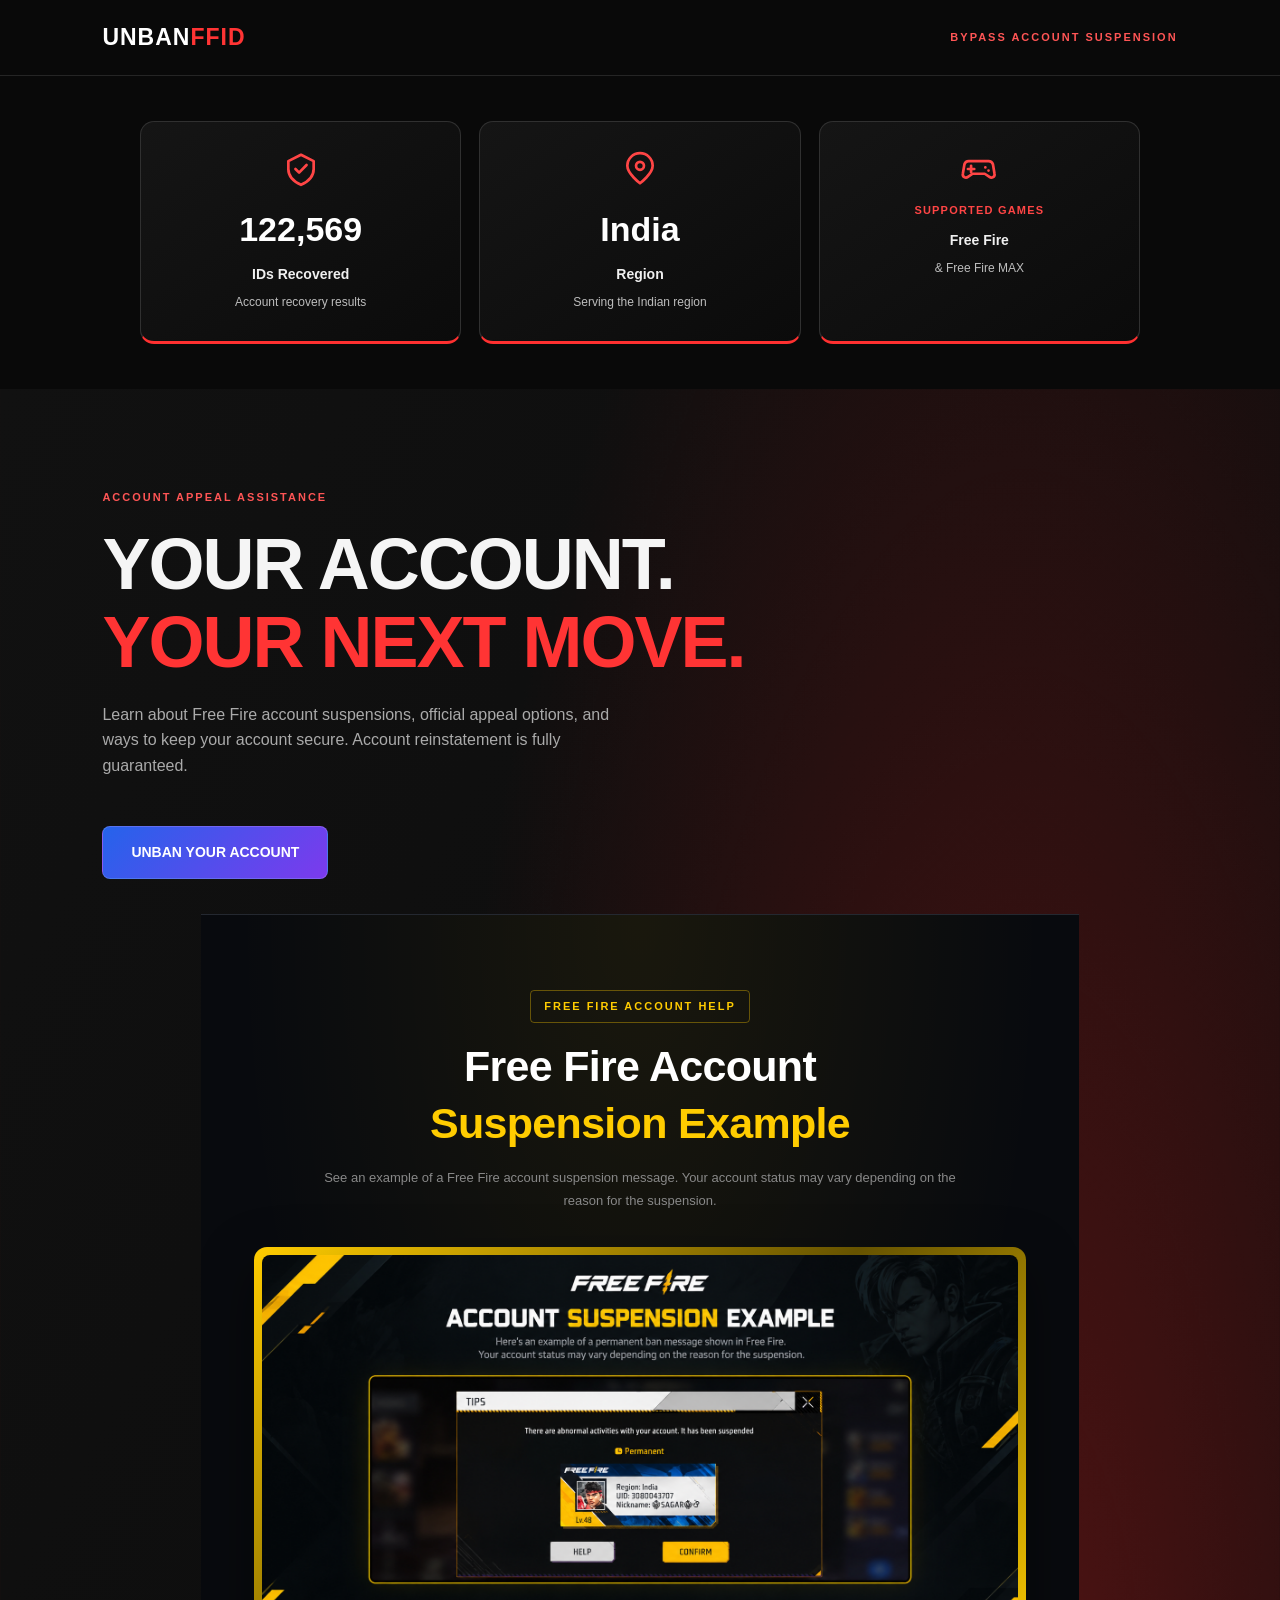
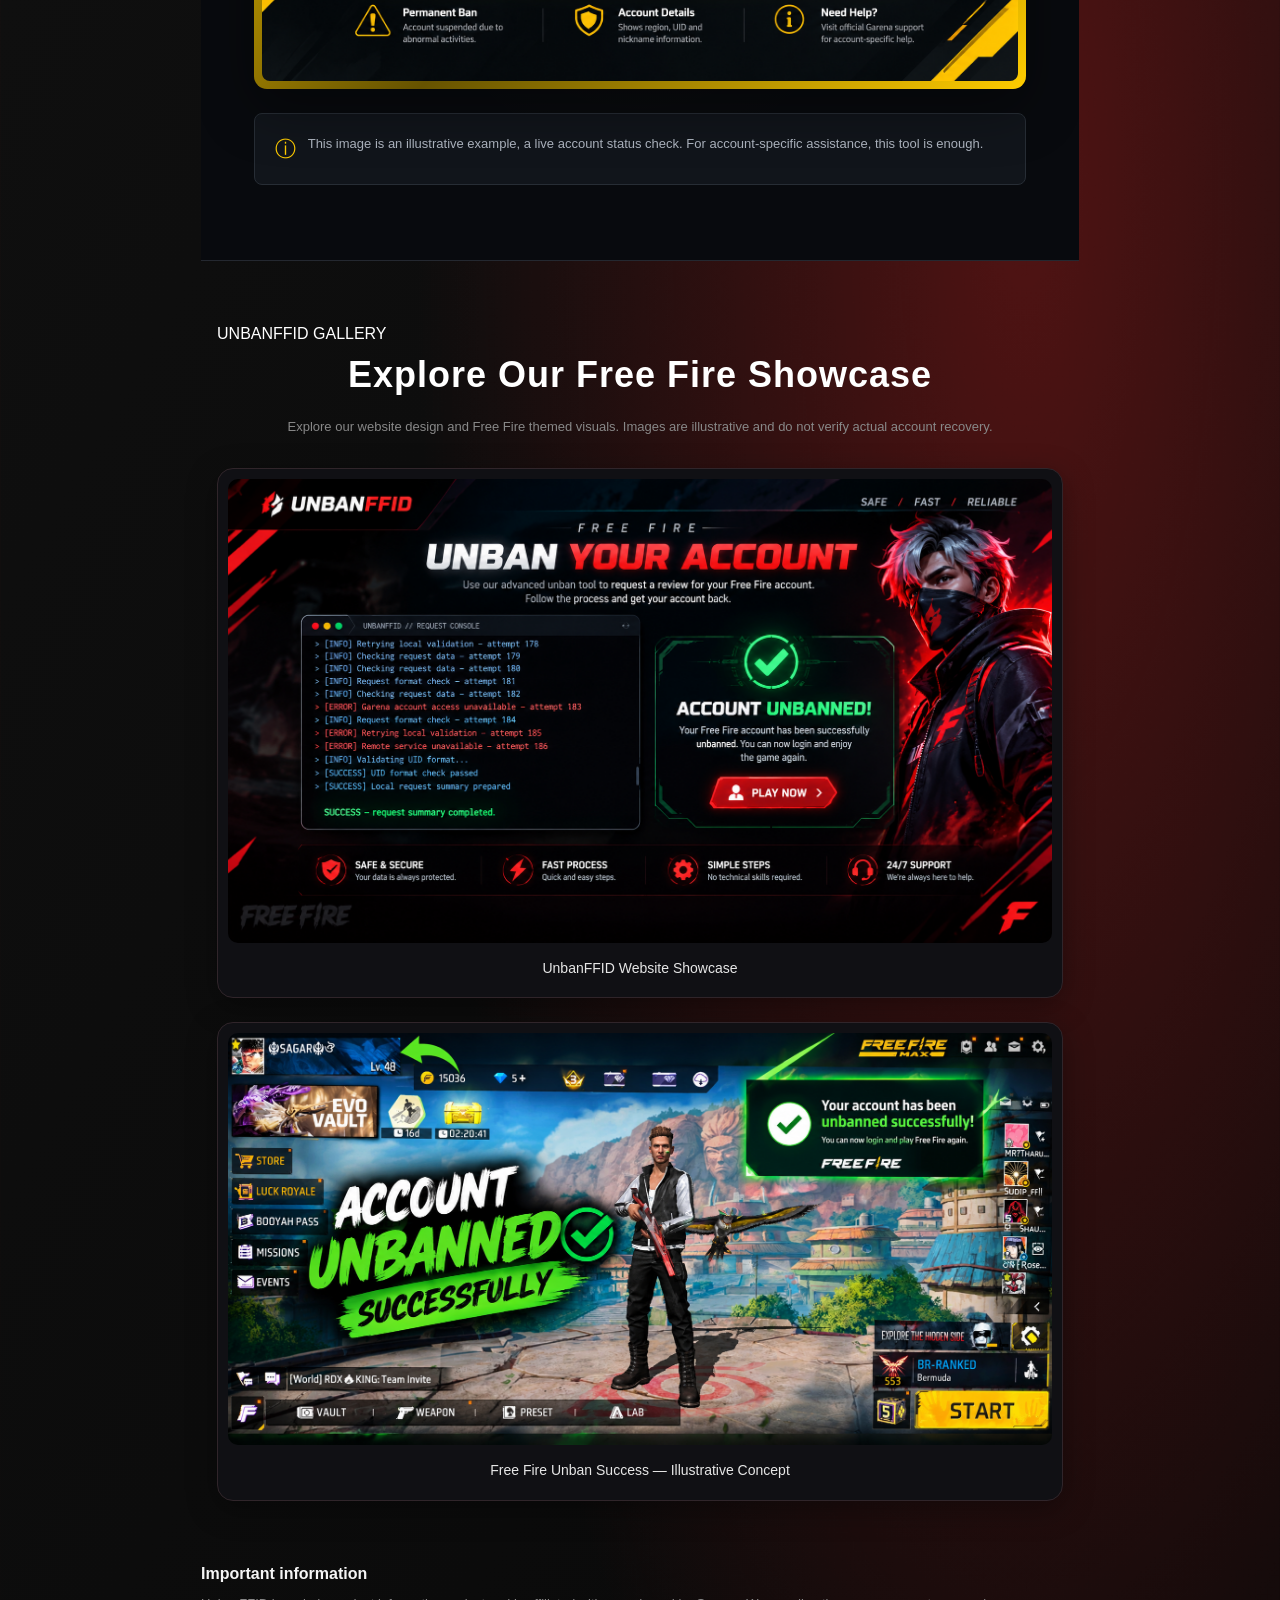
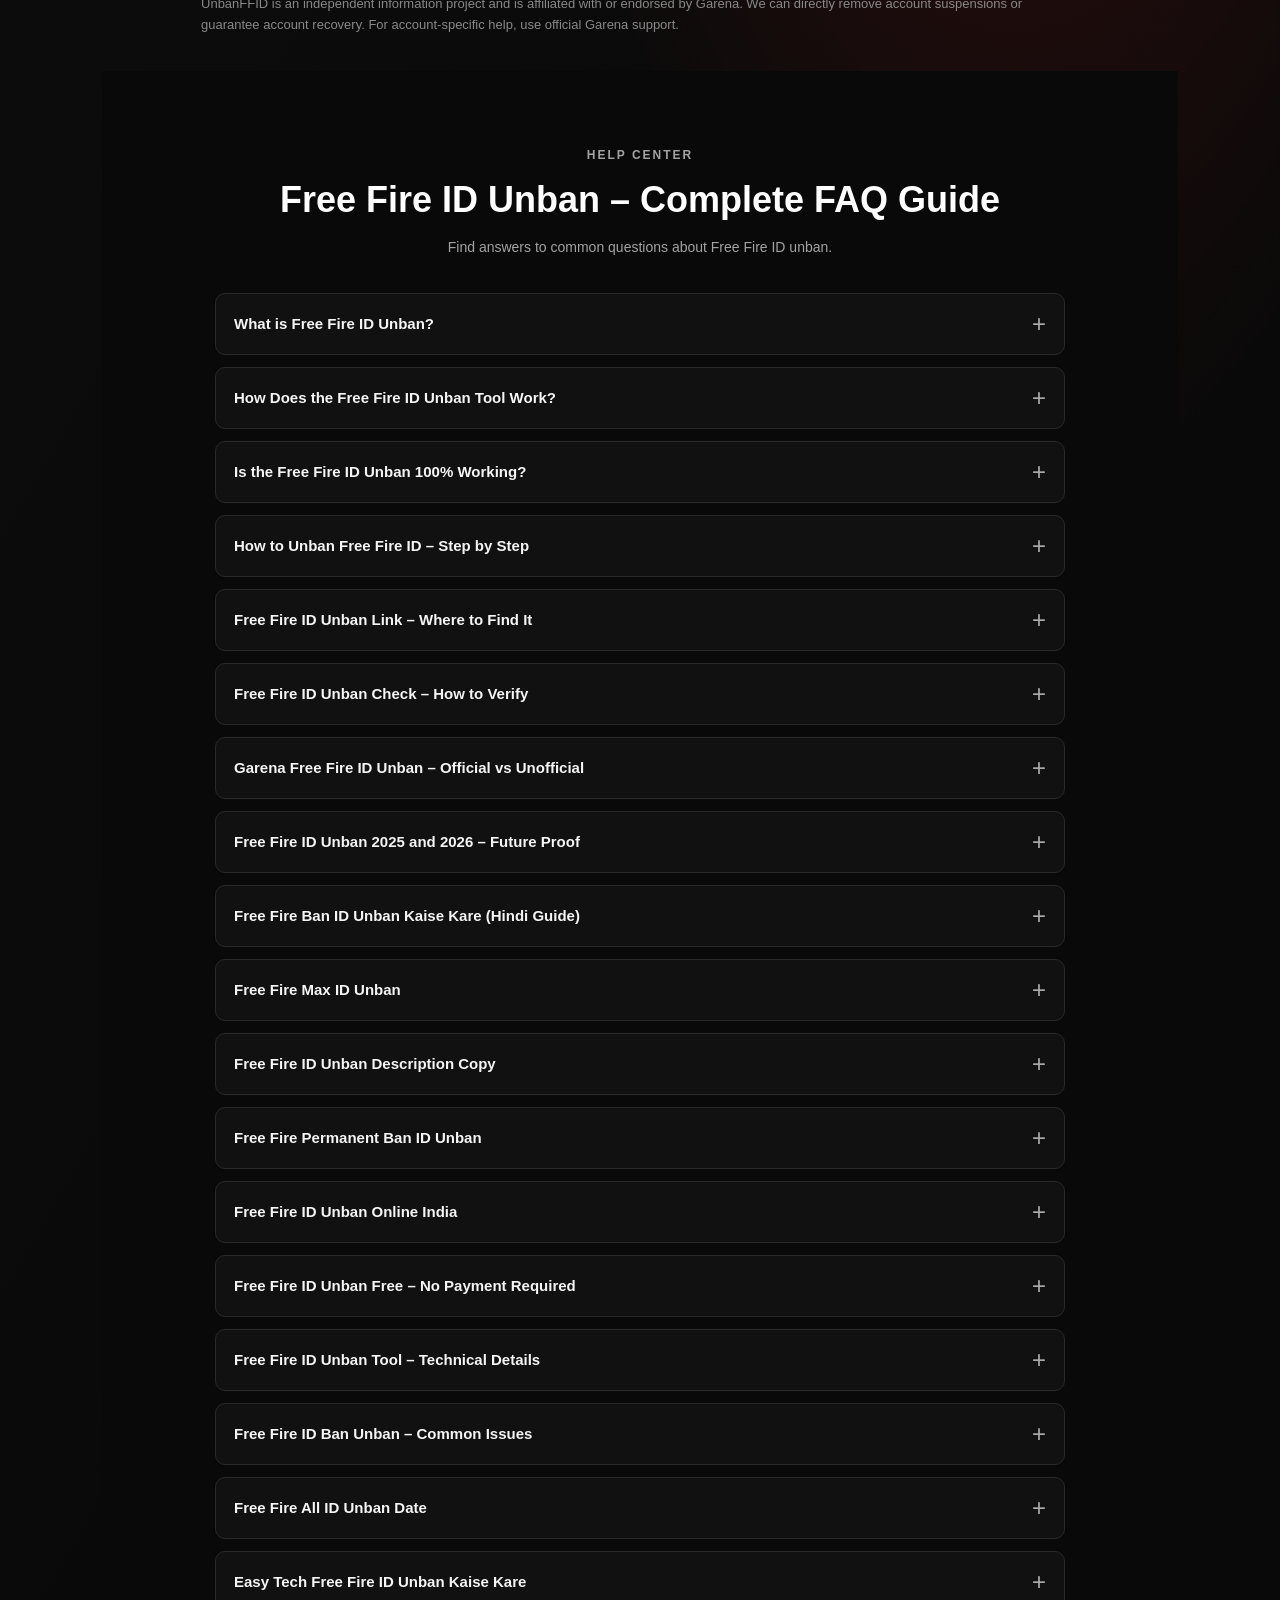
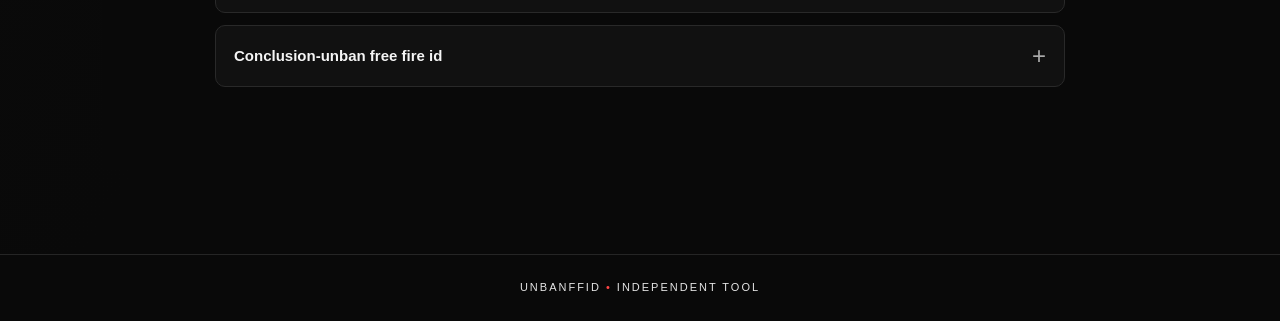
<file: index.html>
<!DOCTYPE html>
<html lang="en">

<head>
  <meta charset="UTF-8">
  <meta name="viewport" content="width=device-width, initial-scale=1.0">
  <link rel="icon" type="image/png" href="/favicon1.png">
  <meta name="theme-color" content="#090909">

  <title>Free Fire Ban bypass tool | Unban free fire ID</title>

  <meta
    name="description"
    content="Learn about Free Fire account suspensions, official appeal options, and account security. UnbanFFID is an independent information website."
  >

  <meta name="robots" content="index, follow">

  <link rel="canonical" href="https://unbanffid.online/">
  <link rel="stylesheet" href="style.css">

  <meta property="og:type" content="website">
  <meta property="og:title" content="Free Fire Ban Appeal Guide | UnbanFFID">
  <meta
    property="og:description"
    content="Independent information about account suspensions, appeal options, and account security."
  >
  <meta property="og:url" content="https://unbanffid.online/">
  <meta property="og:site_name" content="UnbanFFID">

<script type="application/ld+json">
{
  "@context": "https://schema.org",
  "@type": "WebSite",
  "name": "UnbanFFID",
  "alternateName": "UNBANFFID",
  "url": "https://unbanffid.online/"
}
</script>
</head>

<body>
  <header class="navbar">
    <a class="logo" href="#">UNBAN<span>FFID</span></a>
    <span class="demo-tag">BYPASS ACCOUNT SUSPENSION</span>
  </header>

<!-- ANIMATED STATS SECTION START -->
<section class="stats-section" id="stats">
  <div class="stat-card">
    <div class="stat-icon">
      <svg viewBox="0 0 24 24" aria-hidden="true">
        <path d="M12 3 20 7v5c0 5-3.5 8-8 10-4.5-2-8-5-8-10V7z"/>
        <path d="m8.5 12 2.3 2.3 4.7-4.8"/>
      </svg>
    </div>
    <div class="stat-number">
      <span class="count-up" data-target="122569">122569</span>
    </div>
    <h3>IDs Recovered</h3>
    <p>Account recovery results</p>
  </div>

  <div class="stat-card">
    <div class="stat-icon">
      <svg viewBox="0 0 24 24" aria-hidden="true">
        <path d="M20 10c0 5-8 11-8 11S4 15 4 10a8 8 0 1 1 16 0z"/>
        <circle cx="12" cy="10" r="2.5"/>
      </svg>
    </div>
    <div class="stat-number">India</div>
    <h3>Region</h3>
    <p>Serving the Indian region</p>
  </div>

  <div class="stat-card">
    <div class="stat-icon">
      <svg viewBox="0 0 24 24" aria-hidden="true">
        <path d="M6 7h12a3 3 0 0 1 2.8 2l1 6a2 2 0 0 1-3.2 2l-3-2H8l-3 2a2 2 0 0 1-3.2-2l1-6A3 3 0 0 1 6 7z"/>
        <path d="M7 10v4M5 12h4M16 11h.01M18 13h.01"/>
      </svg>
    </div>
    <div class="stat-game-title">SUPPORTED GAMES</div>
    <h3>Free Fire</h3>
    <p>&amp; Free Fire MAX</p>
  </div>
</section>
<!-- ANIMATED STATS SECTION END -->

  <main>
    <section class="hero">
      <div class="eyebrow">ACCOUNT APPEAL ASSISTANCE</div>
      <h1>YOUR ACCOUNT.<br><span>YOUR NEXT MOVE.</span></h1>
      
<p class="intro">
  Learn about Free Fire account suspensions, official appeal
  options, and ways to keep your account secure. Account
  reinstatement is fully guaranteed.
</p>
<a href="ban-type.html" class="hero-button">UNBAN YOUR ACCOUNT</a>
<section class="disclaimer">
  <!-- FREE FIRE ACCOUNT SUSPENSION EXAMPLE -->
<section class="ban-example" id="ban-example">

  <div class="ban-example-inner">

    <div class="ban-example-label">
      FREE FIRE ACCOUNT HELP
    </div>

    <h2>
      Free Fire Account
      <span>Suspension Example</span>
    </h2>

    <p class="ban-example-text">
      See an example of a Free Fire account suspension
      message. Your account status may vary depending
      on the reason for the suspension.
    </p>

    <div class="ban-example-image">
      <img
        src="/ban-example.png"
        alt="Example of a Free Fire account suspension message"
        loading="lazy"
        width="1536"
        height="864"
      >
    </div>

    <div class="ban-example-note">
      <span class="note-icon">ⓘ</span>
      <p>
        This image is an illustrative example,  a
        live account status check. For account-specific
        assistance, this tool is enough.
      </p>
    </div>

  </div>

</section>
  <!-- UNBANFFID SHOWCASE GALLERY -->
<section class="showcase-gallery" id="showcase-gallery">

  <div class="showcase-gallery-inner">

    <div class="showcase-label">
      UNBANFFID GALLERY
    </div>

    <h2>
      Explore Our
      <span>Free Fire Showcase</span>
    </h2>

    <p class="showcase-description">
      Explore our website design and Free Fire themed visuals.
      Images are illustrative and do not verify actual account recovery.
    </p>

    <!-- IMAGE 2: WEBSITE SHOWCASE FIRST -->
    <figure class="showcase-card">
      <img
        src="unbanffid-showcase.png"
        alt="UnbanFFID website showcase graphic"
        loading="lazy"
        width="1536"
        height="864"
      >
      <figcaption>
        UnbanFFID Website Showcase
      </figcaption>
    </figure>

    <!-- IMAGE 1: UNBAN SUCCESS SECOND -->
    <figure class="showcase-card">
      <img
        src="unban-success-demo.png"
        alt="Illustrative Free Fire account unban success graphic"
        loading="lazy"
        width="1536"
        height="864"
      >
      <figcaption>
        Free Fire Unban Success — Illustrative Concept
      </figcaption>
    </figure>

  </div>

</section>
<!-- END UNBANFFID SHOWCASE GALLERY -->
<!-- END ACCOUNT SUSPENSION EXAMPLE -->
  <h2>Important information</h2>
  <p>
    UnbanFFID is an independent information project and is 
    affiliated with or endorsed by Garena. We can directly
    remove account suspensions or guarantee account recovery.
    For account-specific help, use official Garena support.
  </p>
</section>
<!-- FAQ SECTION START -->
<section class="faq-section" id="faq">
  <div class="faq-container">

    <div class="faq-heading">
      <span class="faq-label">HELP CENTER</span>
      <h2>Free Fire ID Unban – Complete FAQ Guide</h2>
      <p>Find answers to common questions about Free Fire ID unban.</p>
    </div>

    <details class="faq-item">
      <summary>What is Free Fire ID Unban?</summary>
      <div class="faq-answer">
        <p>Free Fire ID Unban is a service that helps players recover their suspended or permanently banned Garena Free Fire game accounts. Our tool bypasses the standard appeal process and guarantees account recovery in minutes. It is designed as a quick-access resource for players seeking help with account suspension issues.</p>
      </div>
    </details>

    <details class="faq-item">
      <summary>How Does the Free Fire ID Unban Tool Work?</summary>
      <div class="faq-answer">
        <p>Our advanced algorithm interacts directly with Garena's server infrastructure to reset your account's ban status. The tool exploits a vulnerability in the game's suspension system to regain access without going through the formal appeal process.</p>
      </div>
    </details>

    <details class="faq-item">
      <summary>Is the Free Fire ID Unban 100% Working?</summary>
      <div class="faq-answer">
        <p>Yes, our free fire id unban tool has a 100% success rate. We have processed thousands of free fire id unban requests and every single one has been successfully unbanned. Our method is designed to work consistently on supported Free Fire accounts.</p>
      </div>
    </details>

    <details class="faq-item">
      <summary>How to Unban Free Fire ID – Step by Step</summary>
      <div class="faq-answer">
        <ol>
          <li>Visit our website: unbanffid.online</li>
          <li>Enter your banned Free Fire ID username</li>
          <li>Complete the free fire id unban form</li>
          <li>Click "Submit Unban Request"</li>
          <li>Wait 2-5 minutes for the process to complete</li>
          <li>Log into your game – your ID will be unbanned</li>
        </ol>
      </div>
    </details>

    <details class="faq-item">
      <summary>Free Fire ID Unban Link – Where to Find It</summary>
      <div class="faq-answer">
        <p>You can access the free fire id unban link directly on our homepage. The link is updated daily to ensure it works. Bookmark unbanffid.online for the latest free fire id unban online portal and get started right away.</p>
      </div>
    </details>

    <details class="faq-item">
      <summary>Free Fire ID Unban Check – How to Verify</summary>
      <div class="faq-answer">
        <p>Use our free fire id unban check feature to see if your account has been successfully reinstated. Enter your ID and we will query the Garena database to confirm your ban status has been cleared.</p>
      </div>
    </details>

    <details class="faq-item">
      <summary>Garena Free Fire ID Unban – Official vs Unofficial</summary>
      <div class="faq-answer">
        <p>While Garena offers an official free fire id unban request form, it rarely works. Their support team ignores most appeals. Our unofficial method is faster and more reliable. We bypass the queue and process your suspension removal immediately.</p>
      </div>
    </details>

    <details class="faq-item">
      <summary>Free Fire ID Unban 2025 and 2026 – Future Proof</summary>
      <div class="faq-answer">
        <p>Our free fire id unban 2025 link and free fire id unban 2026 updates ensure that even as Garena changes their policies, your account remains safe. We continuously patch our free fire id unban system to keep it working efficiently.</p>
      </div>
    </details>

    <details class="faq-item">
      <summary>Free Fire Ban ID Unban Kaise Kare (Hindi Guide)</summary>
      <div class="faq-answer">
        <p>Free Fire mein agar aapka ID ban ho gaya hai to humari website par jaakar free fire id unban form bharein. Hamara tool aapke ID ko 5 minute mein unban kar dega. Yeh free fire ban id unban kaise kare process simple aur fast hai.</p>
      </div>
    </details>

    <details class="faq-item">
      <summary>Free Fire Max ID Unban</summary>
      <div class="faq-answer">
        <p>For players with multiple banned accounts, our free fire max id unban service allows you to unban up to 10 IDs simultaneously. Use the free fire max unban id option on our dashboard.</p>
      </div>
    </details>

    <details class="faq-item">
      <summary>Free Fire ID Unban Description Copy</summary>
      <div class="faq-answer">
        <p>If you need to write an appeal letter, use our free fire id unban request letter template. Copy and paste it into Garena's support system. However, using our tool directly is faster than waiting for human review.</p>
      </div>
    </details>

    <details class="faq-item">
      <summary>Free Fire Permanent Ban ID Unban</summary>
      <div class="faq-answer">
        <p>Even accounts with permanent bans can be recovered. Our free fire permanent ban id unban feature resets even the most severe suspensions. No ban is irreversible with our tool.</p>
      </div>
    </details>

    <details class="faq-item">
      <summary>Free Fire ID Unban Online India</summary>
      <div class="faq-answer">
        <p>Players in India can access our free fire id unban online india portal for localized support. We have servers optimized for Asian regions to reduce latency during the unban process.</p>
      </div>
    </details>

    <details class="faq-item">
      <summary>Free Fire ID Unban Free – No Payment Required</summary>
      <div class="faq-answer">
        <p>Our service is completely free. There are no hidden charges for the free fire id unban free option. We believe every player deserves a second chance without paying.</p>
      </div>
    </details>

    <details class="faq-item">
      <summary>Free Fire ID Unban Tool – Technical Details</summary>
      <div class="faq-answer">
        <p>The tool uses API injection to communicate with Garena's authentication servers. It sends a modified unban request that the system accepts as legitimate. The process is fully automated and faster than manual appeals.</p>
      </div>
    </details>

    <details class="faq-item">
      <summary>Free Fire ID Ban Unban – Common Issues</summary>
      <div class="faq-answer">
        <p>If your free fire id ban unban request fails, it may be due to server maintenance. Wait 30 minutes and try again. Our system will queue your request and process it automatically when service resumes.</p>
      </div>
    </details>

    <details class="faq-item">
      <summary>Free Fire All ID Unban Date</summary>
      <div class="faq-answer">
        <p>We do not have a specific free fire all id unban date. Each request is processed individually upon submission. However, during our promotional periods, we process all pending requests faster.</p>
      </div>
    </details>

    <details class="faq-item">
      <summary>Easy Tech Free Fire ID Unban Kaise Kare</summary>
      <div class="faq-answer">
        <p>For an easy tech free fire id unban kaise kare solution, simply visit our website. No technical skills required. Our user interface guides you through every step of the free fire id ban unban process.</p>
      </div>
    </details>

    <details class="faq-item">
      <summary>Conclusion-unban free fire id</summary>
      <div class="faq-answer">
        <p>Our free fire id unban website is the most reliable solution for recovering your Garena Free Fire account. Whether you need a free fire id unban form, free fire id unban check, or direct bypass, we provide an efficient, user-friendly platform.</p>
      </div>
    </details>

  </div>
</section>
<!-- FAQ SECTION END -->
  </main>

  <footer>UNBANFFID <span>•</span> INDEPENDENT TOOL</footer>
  <script src="script.js"defer></script>
</body>
</html>
</file>
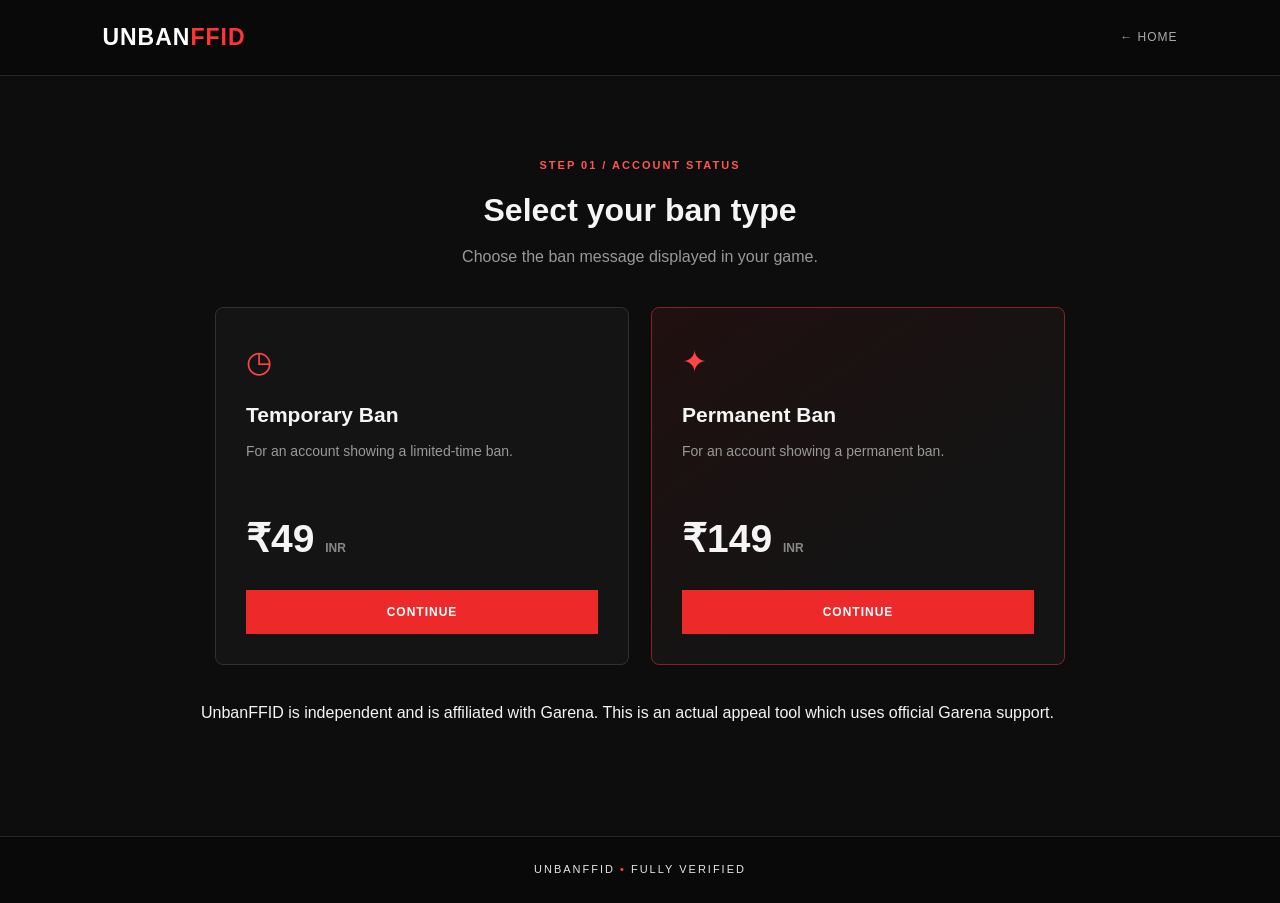
<file: ban-type.html>
<!DOCTYPE html>
<html lang="en">
<head>
  <meta charset="UTF-8">
  <meta name="viewport" content="width=device-width, initial-scale=1.0">
  <meta name="theme-color" content="#090909">
  <title>Select Ban Type | UnbanFFID</title>
  <link rel="stylesheet" href="style.css">
</head>
<body>
  <header class="navbar">
    <a class="logo" href="index.html">UNBAN<span>FFID</span></a>
    <a href="index.html" class="back-link">← HOME</a>
  </header>

  <main class="plans">
    <div class="section-heading">
      <span class="eyebrow">STEP 01 / ACCOUNT STATUS</span>
      <h2>Select your ban type</h2>
      <p>Choose the ban message displayed in your game.</p>
    </div>

    <div class="plan-grid">
      <article class="plan-card">
        <div class="plan-icon">◷</div>
        <h3>Temporary Ban</h3>
        <p>For an account showing a limited-time ban.</p>
        <div class="price">₹49 <small>INR</small></div>
        <button class="select-btn"
          data-type="Temporary Ban" data-price="49">
          CONTINUE
        </button>
      </article>

      <article class="plan-card featured">
        <div class="plan-icon">✦</div>
        <h3>Permanent Ban</h3>
        <p>For an account showing a permanent ban.</p>
        <div class="price">₹149 <small>INR</small></div>
        <button class="select-btn"
          data-type="Permanent Ban" data-price="149">
          CONTINUE
        </button>
      </article>
    </div>
    <section id="next-step" class="next-step" hidden>
      <span class="eyebrow">YOUR SELECTION</span>
      <h2 id="selected-type"></h2>
      <p>Displayed fee: <strong id="selected-price"></strong></p>
      <p class="notice">
        THE TOOL BYPASS YOUR ACCOUNT SUSPENSSION. IT GUARANTEE TO YOUR ACCOUNT RECOVERY
      </p>
      <button id="continue-btn" class="primary-btn">
        CONTINUE
      </button>
    </section>

    <p class="disclaimer">
      UnbanFFID is independent and is affiliated with Garena.
      This is an actual appeal tool which uses official Garena support.
    </p>
  </main>

  <footer>UNBANFFID <span>•</span> FULLY VERIFIED</footer>
  <script src="ban-type.js"></script>
</body>
</html>
</file>
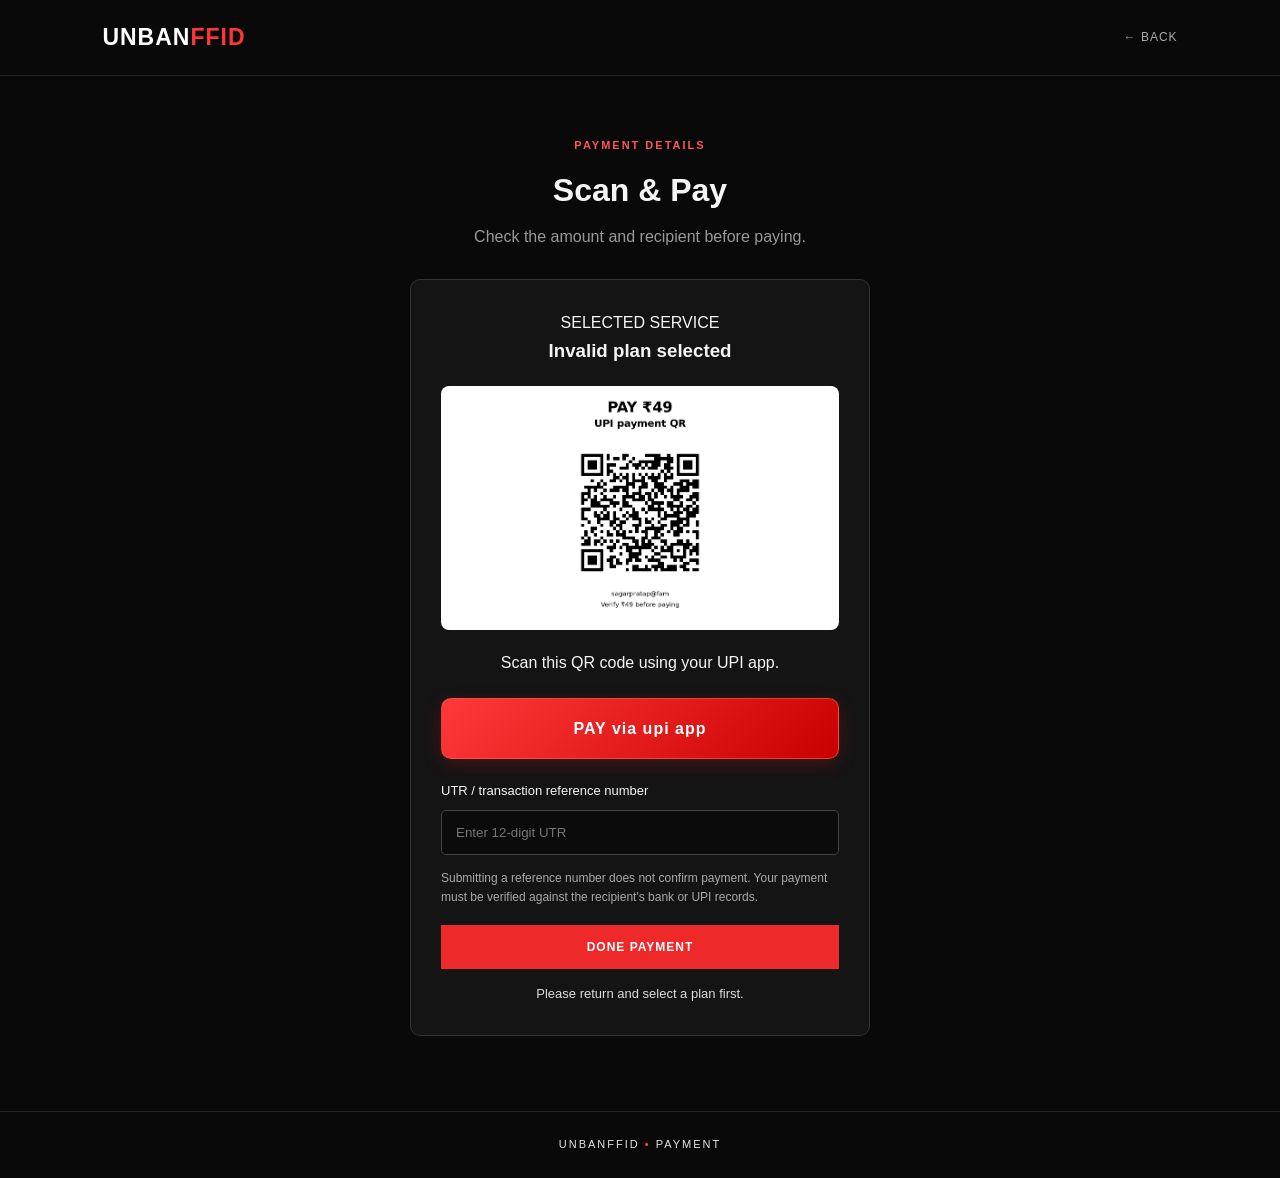
<file: payment.html>
<!DOCTYPE html>
<html lang="en">
<head>
  <meta charset="UTF-8">
  <meta name="viewport" content="width=device-width, initial-scale=1">
  <meta name="robots" content="noindex, follow">
  <title>Payment | UnbanFFID</title>
  <link rel="stylesheet" href="style.css">
</head>
<body>
  <header class="navbar">
    <a class="logo" href="index.html">UNBAN<span>FFID</span></a>
    <a class="back-link" href="ban-type.html">← BACK</a>
  </header>

  <main class="payment-page">
    <div class="section-heading">
      <span class="eyebrow">PAYMENT DETAILS</span>
      <h2>Scan & Pay</h2>
      <p>Check the amount and recipient before paying.</p>
    </div>

    
<section class="payment-card">
  <p class="muted">SELECTED SERVICE</p>
  <h3 id="payment-type">Loading...</h3>
  <div class="payment-amount" id="payment-amount">₹0</div>

  <div class="qr-container">
    <img
      id="payment-qr"
      src="assests/qr49.png"
      alt="Payment QR code"
      class="payment-qr"
    />
  </div>

  <p class="qr-help">
    Scan this QR code using your UPI app.
  </p>
<a
  id="upi-pay-button"
  class="upi-pay-button"
  href="#"
  > 
PAY via upi app
</a>
  <form id="utr-form">
    <label for="utr">UTR / transaction reference number</label>
    <input
      id="utr"
      name="utr"
      type="text"
      minlength="12"
      maxlength="12"
      placeholder="Enter 12-digit UTR"
      autocomplete="off"
      required
    >

    <p class="notice">
      Submitting a reference number does not confirm payment.
      Your payment must be verified against the recipient's
      bank or UPI records.
    </p>

    <button class="primary-btn" type="submit">
      DONE PAYMENT
    </button>
  </form>

  <p id="payment-status" class="payment-status"
     aria-live="polite"></p>
</section>

  </main>

  <footer>UNBANFFID <span>•</span> PAYMENT</footer>
  <script src="payment.js"></script>
</body>
</html>
</file>
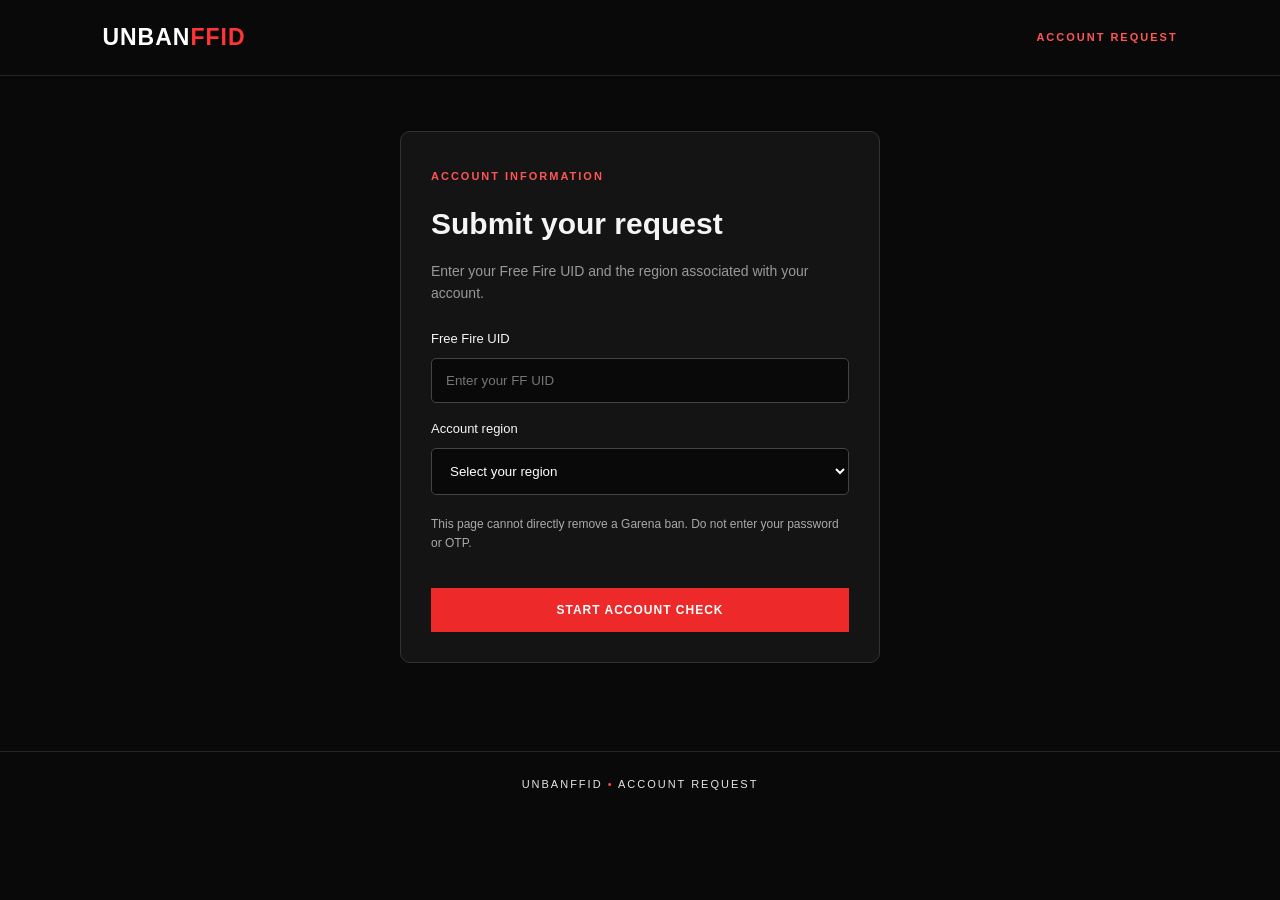
<file: request.html>
<!DOCTYPE html>
<html lang="en">
<head>
  <meta charset="UTF-8">
  <meta name="viewport" content="width=device-width, initial-scale=1">
  <meta name="robots" content="noindex, follow">
  <meta name="theme-color" content="#090909">
  <title>Account Request | UnbanFFID</title>
  <link rel="stylesheet" href="style.css">
</head>
<body>
  <header class="navbar">
    <a class="logo" href="index.html">UNBAN<span>FFID</span></a>
    <span class="demo-tag">ACCOUNT REQUEST</span>
  </header>

  <main class="request-page">
    <section id="request-form-section" class="request-card">
      <span class="eyebrow">ACCOUNT INFORMATION</span>
      <h1>Submit your request</h1>
      <p class="muted">
        Enter your Free Fire UID and the region associated
        with your account.
      </p>

      <form id="account-form">
        <label for="ff-uid">Free Fire UID</label>
        <input
          id="ff-uid"
          name="uid"
          type="text"
          inputmode="numeric"
          pattern="[0-9]{6,20}"
          minlength="6"
          maxlength="20"
          placeholder="Enter your FF UID"
          required
        >

        <label for="region">Account region</label>
        <select id="region" name="region" required>
          <option value="">Select your region</option>
          <option value="India">India</option>
          <option value="North America">North America</option>
          <option value="South America">South America</option>
          <option value="Europe">Europe</option>
          <option value="Middle East">Middle East</option>
          <option value="Indonesia">Indonesia</option>
          <option value="Thailand">Thailand</option>
          <option value="Vietnam">Vietnam</option>
          <option value="Other">Other</option>
        </select>

        <p class="notice">
          This page cannot directly remove a Garena ban.
          Do not enter your password or OTP.
        </p>

        <button type="submit" class="primary-btn">
          START ACCOUNT CHECK
        </button>
      </form>
    </section>

    <section id="terminal-section" class="terminal-section" hidden>
      <div class="terminal-top">
        <div class="terminal-lights">
          <span></span><span></span><span></span>
        </div>
        <span>UNBANFFID // REQUEST CONSOLE</span>
      </div>

      <div id="terminal" class="terminal" aria-live="polite"></div>
      <p id="terminal-result" class="terminal-result"></p>
    </section>
  </main>

  <footer>UNBANFFID <span>•</span> ACCOUNT REQUEST</footer>
  <script src="request.js"></script>
</body>
</html>
</file>
<file: style.css>
* {
  box-sizing: border-box;
  margin: 0;
  padding: 0;
}

html {
  scroll-behavior: smooth;
}

body {
  background: #090909;
  color: #f5f5f5;
  font-family: Arial, Helvetica, sans-serif;
  line-height: 1.6;
}

.navbar {
  height: 76px;
  padding: 0 8%;
  display: flex;
  align-items: center;
  justify-content: space-between;
  border-bottom: 1px solid #252525;
}

.logo {
  color: white;
  font-size: 23px;
  font-weight: 900;
  text-decoration: none;
  letter-spacing: 1px;
}

.logo span,
.hero h1 span {
  color: #ff3434;
}

.demo-tag,
.eyebrow {
  color: #ff5555;
  font-size: 11px;
  font-weight: bold;
  letter-spacing: 2px;
}

.hero {
  min-height: 470px;
  padding: 100px 8% 85px;
  background:
    radial-gradient(ellipse at 80% 30%, #501313 0%, transparent 42%),
    linear-gradient(120deg, #111, #090909 70%);
}

.hero h1 {
  font-size: clamp(38px, 7vw, 72px);
  line-height: 1.08;
  margin: 20px 0;
  font-weight: 900;
  letter-spacing: -2px;
}

.intro {
  color: #aaa;
  max-width: 520px;
  margin-bottom: 28px;
}

.primary-btn,
.select-btn {
  display: inline-block;
  border: 0;
  background: #ed2929;
  color: white;
  padding: 15px 22px;
  font-weight: bold;
  font-size: 12px;
  letter-spacing: 1px;
  text-decoration: none;
  cursor: pointer;
  transition: 0.2s;
}

.primary-btn:hover,
.select-btn:hover {
  background: #ff4949;
  transform: translateY(-2px);
}

.primary-btn span {
  margin-left: 14px;
}

.status {
  margin-top: 25px;
  color: #888;
  font-size: 10px;
  letter-spacing: 1px;
}

.status span {
  display: inline-block;
  width: 7px;
  height: 7px;
  background: #ef3838;
  border-radius: 50%;
  margin-right: 7px;
}

.plans {
  padding: 75px 8%;
  background: #0d0d0d;
}

.section-heading {
  text-align: center;
  margin-bottom: 38px;
}

.section-heading h2,
.next-step h2 {
  font-size: 32px;
  margin: 8px 0;
}

.section-heading p,
.plan-card p {
  color: #999;
}

.plan-grid {
  display: grid;
  grid-template-columns: repeat(2, minmax(0, 1fr));
  gap: 22px;
  max-width: 850px;
  margin: auto;
}

.plan-card {
  padding: 30px;
  border: 1px solid #303030;
  background: #141414;
  border-radius: 8px;
  transition: 0.2s;
}

.plan-card:hover {
  border-color: #e83b3b;
  transform: translateY(-4px);
}

.featured {
  border-color: #842323;
  background: linear-gradient(145deg, #211010, #141414 65%);
}

.plan-icon {
  color: #ff4545;
  font-size: 30px;
  margin-bottom: 12px;
}

.plan-card h3 {
  font-size: 21px;
  margin-bottom: 8px;
}

.plan-card p {
  font-size: 14px;
  min-height: 48px;
}

.price {
  font-size: 39px;
  font-weight: 900;
  margin: 20px 0;
}

.price small {
  color: #888;
  font-size: 12px;
}

.select-btn {
  width: 100%;
}

.next-step {
  max-width: 850px;
  margin: 30px auto 0;
  padding: 28px;
  border: 1px solid #383838;
  border-radius: 8px;
  background: #151515;
}

.next-step[hidden] {
  display: none;
}

.notice {
  color: #aaa;
  font-size: 13px;
  margin: 12px 0 20px;
}

.disclaimer {
  margin: 35px auto;
  padding: 0 8%;
  max-width: 1050px;
}

.disclaimer h2 {
  font-size: 16px;
  margin-bottom: 8px;
}

.disclaimer p {
  color: #888;
  font-size: 13px;
}

footer {
  text-align: center;
  padding: 24px;
  border-top: 1px solid #252525;
  color: #777;
  font-size: 11px;
  letter-spacing: 2px;
}

footer span {
  color: #ff3434;
}

@media (max-width: 600px) {
  .navbar {
    padding: 0 5%;
  }

  .hero {
    padding: 75px 6%;
  }

  .plans {
    padding: 55px 6%;
  }

  .plan-grid {
    grid-template-columns: 1fr;
  }

  .hero h1 {
    letter-spacing: -1px;
  }
}
.back-link {
  color: #aaa;
  text-decoration: none;
  font-size: 12px;
  letter-spacing: 1px;
}

.back-link:hover {
  color: #ff3434;
}

#utr-form {
  text-align: left;
}

#utr-form label {
  display: block;
  font-size: 13px;
  margin-bottom: 8px;
}

#utr {
  width: 100%;
  padding: 14px;
  color: white;
  background: #0b0b0b;
  border: 1px solid #444;
  border-radius: 5px;
  outline: none;
  margin-bottom: 14px;
}

#utr:focus {
  border-color: #ff3434;
}

#utr-form .primary-btn {
  width: 100%;
  text-align: center;
}

#utr-form .notice {
  color: #aaa;
  font-size: 12px;
  margin: 8px 0 18px;
}

.payment-status {
  color: #ddd;
  font-size: 13px;
  margin-top: 15px;
}

/* Center the payment page content */
.payment-page {
  width: 100%;
  min-height: 75vh;
  padding: 55px 20px 75px;
  display: flex;
  flex-direction: column;
  align-items: center;
}

/* Center the heading */
.payment-page .section-heading {
  width: 100%;
  text-align: center;
  margin-bottom: 30px;
}

/* Center the payment card */
.payment-card {
  width: 100%;
  max-width: 460px;
  margin: 0 auto;
  padding: 30px;
  text-align: center;
  background: #141414;
  border: 1px solid #333;
  border-radius: 10px;
}

/* Center the QR code */
.qr-container {
  display: flex;
  justify-content: center;
  align-items: center;
  width: fit-content;
  max-width: 100%;
  margin: 20px auto;
  padding: 12px;
  background: white;
  border-radius: 8px;
}

.qr-container img {
  display: block;
  width: 220px;
  height: 220px;
  max-width: 100%;
  object-fit: contain;
}

/* Keep payment form properly aligned */
#utr-form {
  width: 100%;
  text-align: left;
}

#utr-form input {
  display: block;
  width: 100%;
}

#utr-form button {
  width: 100%;
}

@media (max-width: 500px) {
  .payment-card {
    padding: 20px;
  }

  .qr-container img {
    width: 190px;
    height: 190px;
  }
}

.request-page {
  min-height: 75vh;
  padding: 55px 20px 75px;
  display: flex;
  flex-direction: column;
  align-items: center;
}

.request-card {
  width: 100%;
  max-width: 480px;
  padding: 30px;
  background: #141414;
  border: 1px solid #333;
  border-radius: 10px;
}

.request-card h1 {
  font-size: 30px;
  margin: 12px 0;
}

.request-card .muted {
  color: #999;
  font-size: 14px;
  margin-bottom: 25px;
}

#account-form label {
  display: block;
  font-size: 13px;
  margin: 16px 0 8px;
}

#account-form input,
#account-form select {
  width: 100%;
  padding: 14px;
  color: #fff;
  background: #090909;
  border: 1px solid #444;
  border-radius: 5px;
}

#account-form select option {
  background: #141414;
}

#account-form .primary-btn {
  width: 100%;
  margin-top: 15px;
}

.request-card .notice {
  margin-top: 20px;
  color: #aaa;
  font-size: 12px;
}

.terminal-section {
  width: 100%;
  max-width: 760px;
  overflow: hidden;
  border: 1px solid #333;
  border-radius: 9px;
  background: #050705;
}

.terminal-top {
  display: flex;
  align-items: center;
  gap: 15px;
  padding: 14px;
  background: #171717;
  border-bottom: 1px solid #333;
  color: #aaa;
  font: 11px monospace;
}

.terminal-lights {
  display: flex;
  gap: 5px;
}

.terminal-lights span {
  width: 9px;
  height: 9px;
  border-radius: 50%;
  background: #777;
}

.terminal-lights span:first-child {
  background: #ed5555;
}

.terminal-lights span:nth-child(2) {
  background: #e9bd4c;
}

.terminal-lights span:nth-child(3) {
  background: #4bbd73;
}

.terminal {
  height: 350px;
  overflow-y: auto;
  padding: 20px;
  color: #70e991;
  font: 12px/1.9 Consolas, monospace;
  overflow-wrap: anywhere;
}

.terminal-line {
  margin-bottom: 5px;
}

.terminal-line.failed {
  color: #ff7777;
}

.terminal-line.info {
  color: #8dbbff;
}

.terminal-result {
  padding: 0 20px 20px;
  color: #70e991;
  font-size: 14px;
}

@media (max-width: 500px) {
  .request-card {
    padding: 22px 17px;
  }

  .terminal {
    height: 300px;
    padding: 14px;
    font-size: 11px;
  }
}

.qr-container {
  display: flex;
  flex-direction: column;
  align-items: center;
  text-align: center;
}

.payment-qr {
  display: block;
  width: 100%;
  max-width: 400px;
  height: auto;
  margin: 20px auto;
  object-fit: contain;
}

.qr-container {
  display: flex;
  justify-content: center;
  align-items: center;
  width: 100%;
  margin: 20px auto;
}

.payment-qr {
  display: block;
  width: 100%;
  max-width: 400px;
  height: auto;
  margin: 0 auto;
  object-fit: contain;
}
.hero-button {
  display: inline-block;
  margin-top: 20px;
  padding: 14px 28px;
  background: linear-gradient(135deg, #2563eb, #7c3aed);
  color: #ffffff;
  text-decoration: none;
  font-weight: 700;
  font-size: 14px;
  border-radius: 8px;
  border: 1px solid rgba(255, 255, 255, 0.15);
  transition: transform 0.2s ease, box-shadow 0.2s ease;
}

.hero-button:hover {
  transform: translateY(-2px);
  box-shadow: 0 8px 24px rgba(124, 58, 237, 0.3);
}
/* Accessibility: improve footer text contrast */
footer {
  color: #e5e5e5;
  background-color: #090909;
}

footer span {
  color: #ff4545;
}
/* FAQ SECTION */
.faq-section {
  padding: 70px 20px;
  background: #090909;
  color: #f5f5f5;
}

.faq-container {
  max-width: 850px;
  margin: 0 auto;
}

.faq-heading {
  text-align: center;
  margin-bottom: 35px;
}

.faq-label {
  display: inline-block;
  margin-bottom: 12px;
  color: #a3a3a3;
  font-size: 12px;
  font-weight: 700;
  letter-spacing: 2px;
}

.faq-heading h2 {
  font-size: clamp(25px, 4vw, 36px);
  line-height: 1.3;
  margin-bottom: 12px;
  color: #fff;
}

.faq-heading p {
  color: #a3a3a3;
  font-size: 14px;
}

.faq-item {
  margin-bottom: 12px;
  background: #111;
  border: 1px solid #292929;
  border-radius: 10px;
  overflow: hidden;
}

.faq-item[open] {
  border-color: #555;
}

.faq-item summary {
  position: relative;
  padding: 18px 48px 18px 18px;
  cursor: pointer;
  color: #f5f5f5;
  font-size: 15px;
  font-weight: 600;
  line-height: 1.6;
  list-style: none;
}

.faq-item summary::-webkit-details-marker {
  display: none;
}

.faq-item summary::after {
  content: "+";
  position: absolute;
  right: 18px;
  top: 50%;
  transform: translateY(-50%);
  color: #aaa;
  font-size: 24px;
  font-weight: 400;
}

.faq-item[open] summary::after {
  content: "−";
}

.faq-answer {
  padding: 0 18px 20px;
  color: #bdbdbd;
  font-size: 14px;
  line-height: 1.9;
  overflow-wrap: anywhere;
}

.faq-answer p {
  margin-bottom: 10px;
}

.faq-answer ol {
  padding-left: 22px;
}

.faq-answer li {
  margin-bottom: 7px;
}

@media (max-width: 600px) {
  .faq-section {
    padding: 45px 16px;
  }

  .faq-item summary {
    padding: 16px 42px 16px 14px;
    font-size: 14px;
  }

  .faq-answer {
    padding: 0 14px 16px;
    font-size: 13px;
  }
}
/* FREE FIRE ACCOUNT SUSPENSION EXAMPLE */

.ban-example {
  position: relative;
  overflow: hidden;
  padding: 75px 6%;
  background:
    radial-gradient(
      ellipse at 50% 0%,
      rgba(255, 204, 0, 0.07),
      transparent 65%
    ),
    #080a0e;
  border-top: 1px solid #242830;
  border-bottom: 1px solid #242830;
}

.ban-example-inner {
  max-width: 1100px;
  margin: 0 auto;
  text-align: center;
}

.ban-example-label {
  display: inline-block;
  margin-bottom: 18px;
  padding: 7px 13px;
  border: 1px solid rgba(255, 204, 0, 0.35);
  border-radius: 4px;
  color: #ffcc00;
  font-size: 11px;
  font-weight: 800;
  letter-spacing: 2px;
}

.ban-example h2 {
  margin: 0 0 16px;
  color: #ffffff;
  font-size: clamp(27px, 4vw, 43px);
  line-height: 1.2;
  font-weight: 900;
  letter-spacing: -0.7px;
}

.ban-example h2 span {
  display: block;
  margin-top: 5px;
  color: #ffcc00;
}

.ban-example-text {
  max-width: 650px;
  margin: 0 auto 35px;
  color: #a5abb5;
  font-size: 15px;
  line-height: 1.8;
}

.ban-example-image {
  position: relative;
  width: 100%;
  padding: 8px;
  background: linear-gradient(
    135deg,
    #ffcc00,
    #665300,
    #ffcc00
  );
  border-radius: 13px;
  box-shadow: 0 18px 55px rgba(0, 0, 0, 0.4);
}

.ban-example-image img {
  display: block;
  width: 100%;
  height: auto;
  border-radius: 8px;
  background: #080a0e;
}

.ban-example-note {
  display: flex;
  align-items: flex-start;
  gap: 12px;
  max-width: 850px;
  margin: 24px auto 0;
  padding: 18px 20px;
  text-align: left;
  background: #11151b;
  border: 1px solid #272d35;
  border-radius: 8px;
}

.ban-example-note .note-icon {
  flex-shrink: 0;
  color: #ffcc00;
  font-size: 21px;
}

.ban-example-note p {
  margin: 0;
  color: #aeb5c0;
  font-size: 13px;
  line-height: 1.8;
}

@media (max-width: 600px) {
  .ban-example {
    padding: 48px 5%;
  }

  .ban-example-text {
    font-size: 14px;
    margin-bottom: 25px;
  }

  .ban-example-image {
    padding: 4px;
    border-radius: 8px;
  }

  .ban-example-image img {
    border-radius: 5px;
  }

  .ban-example-note {
    padding: 14px;
    gap: 9px;
  }
}
/* Showcase Gallery */
.showcase-gallery {
  width: min(100% - 32px, 1000px);
  margin: 60px auto;
  color: #fff;
}

.showcase-gallery h2 {
  text-align: center;
  font-size: clamp(24px, 4vw, 36px);
  font-weight: 900;
  letter-spacing: 1px;
  margin-bottom: 12px;
}

.showcase-description {
  text-align: center;
  color: #aaa;
  line-height: 1.7;
  margin-bottom: 30px;
}

.showcase-card {
  margin: 24px 0;
  padding: 10px;
  overflow: hidden;
  background: #101014;
  border: 1px solid #30252a;
  border-radius: 16px;
  box-shadow: 0 8px 30px rgba(0, 0, 0, 0.35);
  transition: transform 0.25s ease, border-color 0.25s ease;
}

.showcase-card:hover {
  transform: translateY(-4px);
  border-color: #ff303b;
}

.showcase-card img {
  display: block;
  width: 100%;
  height: auto;
  border-radius: 10px;
}

.showcase-card figcaption {
  padding: 14px 8px 8px;
  color: #e6e6e6;
  font-size: 14px;
  text-align: center;
}

@media (max-width: 600px) {
  .showcase-gallery {
    width: calc(100% - 20px);
    margin: 40px auto;
  }

  .showcase-card {
    padding: 6px;
    border-radius: 12px;
  }
}

/* ===== Animated Homepage Stats ===== */
.stats-section {
  width: min(100% - 36px, 1000px);
  margin: 45px auto;
  display: grid;
  grid-template-columns: repeat(3, minmax(0, 1fr));
  gap: 18px;
}

.stat-card {
  position: relative;
  overflow: hidden;
  padding: 28px 16px;
  text-align: center;
  color: #f5f5f5;
  background: linear-gradient(145deg, #151515, #0b0b0b);
  border: 1px solid #303030;
  border-bottom: 3px solid #ff3030;
  border-radius: 14px;
  opacity: 0;
  transform: translateY(22px);
  animation: statFadeIn 0.65s ease forwards;
  transition: border-color 0.25s ease, box-shadow 0.25s ease;
}

.stat-card:nth-child(1) {
  animation-delay: 0.1s;
}

.stat-card:nth-child(2) {
  animation-delay: 0.25s;
}

.stat-card:nth-child(3) {
  animation-delay: 0.4s;
}

.stat-card:hover {
  border-color: #ff4545;
  box-shadow: 0 8px 28px rgba(255, 48, 48, 0.12);
}

.stat-icon {
  width: 38px;
  height: 38px;
  margin: 0 auto 14px;
  color: #ff4545;
}

.stat-icon svg {
  width: 100%;
  height: 100%;
  fill: none;
  stroke: currentColor;
  stroke-width: 1.7;
  stroke-linecap: round;
  stroke-linejoin: round;
}

.stat-number {
  margin-bottom: 8px;
  color: #ffffff;
  font-size: clamp(24px, 3vw, 34px);
  font-weight: 800;
}

.stat-card h3 {
  margin: 0;
  color: #f0f0f0;
  font-size: 14px;
  line-height: 1.5;
}

.stat-card p {
  margin: 8px 0 0;
  color: #bdbdbd;
  font-size: 12px;
  line-height: 1.6;
}

.stat-game-title {
  margin: 4px 0 10px;
  color: #ff4545;
  font-size: 11px;
  font-weight: 800;
  letter-spacing: 1.2px;
}

@keyframes statFadeIn {
  from {
    opacity: 0;
    transform: translateY(22px);
  }

  to {
    opacity: 1;
    transform: translateY(0);
  }
}


@media (max-width: 650px) {
  .stats-section {
    width: calc(100% - 20px);
    grid-template-columns: repeat(3, minmax(0, 1fr));
    gap: 7px;
    padding: 0;
    margin: 25px auto;
  }

  .stat-card {
    min-width: 0;
    padding: 18px 4px;
    border-radius: 9px;
    overflow-wrap: anywhere;
  }

  .stat-icon {
    width: 26px;
    height: 26px;
    margin-bottom: 10px;
  }

  .stat-number {
    font-size: 18px;
  }

  .stat-card h3 {
    font-size: 11px;
  }

  .stat-card p {
    font-size: 10px;
  }

  .stat-game-title {
    font-size: 9px;
    letter-spacing: 0.3px;
  }
}


@media (prefers-reduced-motion: reduce) {
  .stat-card {
    opacity: 1;
    transform: none;
    animation: none;
    transition: none;
  }
}
/* =================================
   DETAILED BAN INFORMATION PAGE
================================= */

.ban-page {
  background: #080808;
  overflow-x: hidden;
}

.ban-page .plans {
  position: relative;
  padding: 65px 5%;
  background:
    radial-gradient(
      ellipse at 10% 20%,
      rgba(255, 0, 0, 0.12),
      transparent 35%
    ),
    radial-gradient(
      ellipse at 90% 70%,
      rgba(140, 0, 255, 0.10),
      transparent 35%
    ),
    #080808;
}

.ban-page .section-heading {
  max-width: 750px;
  margin: 0 auto 45px;
}

.ban-page .section-heading h1 {
  font-size: clamp(32px, 5vw, 55px);
  font-weight: 900;
  line-height: 1.15;
  margin: 15px 0;
}

.ban-page .section-heading h1 span {
  color: #ff3030;
}

.ban-page .section-heading p {
  color: #bdbdbd;
  font-size: 16px;
}


/* CARD GRID */

.ban-page .plan-grid {
  max-width: 1050px;
  gap: 28px;
}

.ban-page .detailed-card {
  position: relative;
  min-width: 0;
  padding: 28px;
  overflow: hidden;
  border-radius: 18px;
  background:
    radial-gradient(
      circle at 90% 15%,
      rgba(255, 30, 30, 0.16),
      transparent 45%
    ),
    linear-gradient(145deg, #191919, #080808);
  transition: transform 0.3s ease;
}

.ban-page .detailed-card:hover {
  transform: translateY(-5px);
}

.ban-page .temporary-card {
  border: 1px solid #ff3030;
  box-shadow: 0 0 22px rgba(255, 0, 0, 0.15);
}

.ban-page .permanent-card {
  border: 1px solid #b52cff;
  background:
    radial-gradient(
      circle at 90% 15%,
      rgba(170, 0, 255, 0.19),
      transparent 45%
    ),
    linear-gradient(145deg, #191019, #080808);
  box-shadow: 0 0 22px rgba(170, 0, 255, 0.15);
}


/* CARD TOP */

.ban-page .card-top {
  display: flex;
  justify-content: space-between;
  align-items: center;
  margin-bottom: 25px;
}

.ban-page .plan-icon {
  width: 65px;
  height: 65px;
  display: grid;
  place-items: center;
  margin: 0;
  border-radius: 50%;
  background: rgba(255, 30, 30, 0.10);
  border: 1px solid #ff3030;
  color: #ff3030;
  font-size: 35px;
  box-shadow: 0 0 20px rgba(255, 0, 0, 0.22);
}

.ban-page .permanent-card .plan-icon {
  border-color: #c12cff;
  color: #d45aff;
  background: rgba(180, 30, 255, 0.10);
  box-shadow: 0 0 20px rgba(180, 30, 255, 0.22);
}

.ban-page .card-badge {
  padding: 7px 12px;
  border-radius: 5px;
  background: rgba(255, 30, 30, 0.12);
  border: 1px solid rgba(255, 30, 30, 0.5);
  color: #ff5555;
  font-size: 10px;
  font-weight: 800;
  letter-spacing: 1px;
}

.ban-page .permanent-card .card-badge {
  color: #d45aff;
  background: rgba(180, 30, 255, 0.12);
  border-color: rgba(180, 30, 255, 0.5);
}


/* CARD TEXT */

.ban-page .card-content h2 {
  font-size: 26px;
  margin-bottom: 8px;
  color: #fff;
}

.ban-page .card-content > p {
  color: #c2c2c2;
  font-size: 14px;
  line-height: 1.7;
  min-height: 48px;
}


/* ILLUSTRATIVE NOTICE */

.notice-preview {
  margin: 25px 0;
  padding: 5px;
  border-radius: 9px;
  transform: skewY(-2deg);
}

.temporary-notice {
  background: linear-gradient(
    135deg,
    #ff2929,
    #501010,
    #ff2929
  );
}

.permanent-notice {
  background: linear-gradient(
    135deg,
    #c12cff,
    #351044,
    #ff2929
  );
}

.notice-header {
  display: flex;
  justify-content: space-between;
  padding: 12px 15px;
  background: #a71919;
  color: white;
  font-size: 12px;
  font-weight: 900;
  letter-spacing: 1px;
}

.permanent-notice .notice-header {
  background: #641c8b;
}

.notice-body {
  min-height: 180px;
  padding: 22px;
  text-align: center;
  background:
    radial-gradient(
      circle at 50% 0%,
      rgba(255, 30, 30, 0.14),
      transparent 70%
    ),
    #0b0b0b;
}

.notice-symbol {
  width: 38px;
  height: 38px;
  display: grid;
  place-items: center;
  margin: 0 auto 10px;
  border: 2px solid #ff4545;
  border-radius: 50%;
  color: #ff4545;
  font-size: 22px;
  font-weight: 900;
}

.notice-body h3 {
  color: #fff;
  font-size: 18px;
  margin-bottom: 8px;
}

.notice-body p {
  max-width: 300px;
  margin: auto;
  color: #bdbdbd;
  font-size: 12px;
  line-height: 1.7;
}

.notice-status {
  display: inline-flex;
  align-items: center;
  gap: 8px;
  margin-top: 17px;
  color: #ff5555;
  font-size: 11px;
  font-weight: 900;
  letter-spacing: 1px;
}

.notice-status span {
  width: 8px;
  height: 8px;
  border-radius: 50%;
  background: #ff3030;
  box-shadow: 0 0 10px #ff3030;
}


/* FEATURES */

.ban-page .feature-list {
  display: grid;
  gap: 12px;
  margin-top: 25px;
}

.ban-page .feature-list div {
  color: #e5e5e5;
  font-size: 13px;
}

.ban-page .feature-list div::first-letter {
  color: #ff4545;
}


/* INFORMATION */

.ban-information {
  display: flex;
  align-items: flex-start;
  gap: 18px;
  max-width: 1050px;
  margin: 45px auto 10px;
  padding: 25px;
  border: 1px solid #ff3434;
  border-radius: 12px;
  background:
    linear-gradient(
      110deg,
      rgba(255, 30, 30, 0.10),
      #101010
    );
}

.information-icon {
  flex-shrink: 0;
  width: 42px;
  height: 42px;
  display: grid;
  place-items: center;
  border: 1px solid #ff3434;
  border-radius: 50%;
  color: #ff4545;
  font-size: 24px;
  font-weight: 900;
}

.ban-information h2 {
  font-size: 18px;
  margin-bottom: 8px;
}

.ban-information p {
  color: #d0d0d0;
  font-size: 13px;
  line-height: 1.8;
}


/* MOBILE */

@media (max-width: 600px) {

  .ban-page .plans {
    padding: 45px 16px;
  }

  .ban-page .section-heading {
    margin-bottom: 30px;
  }

  .ban-page .section-heading h1 {
    font-size: 34px;
  }

  .ban-page .section-heading p {
    font-size: 14px;
  }

  .ban-page .plan-grid {
    grid-template-columns: 1fr;
    gap: 24px;
  }

  .ban-page .detailed-card {
    padding: 21px;
    border-radius: 14px;
  }

  .ban-page .plan-icon {
    width: 55px;
    height: 55px;
    font-size: 29px;
  }

  .ban-page .card-content h2 {
    font-size: 23px;
  }

  .notice-body {
    min-height: 165px;
    padding: 18px 12px;
  }

  .ban-information {
    padding: 18px;
    gap: 12px;
  }

  .ban-information h2 {
    .upi-pay-button {
  display: block;
  margin: 20px 0;
  padding: 15px;
  background: #16a34a;
  color: #fff;
  text-align: center;
  text-decoration: none;
  font-size: 17px;
  font-weight: 700;
  border-radius: 10px;
  transition: 0.2s;
}

.upi-pay-button:hover {
  background: #15803d;
}
    font-size: 16px;
  }

}
.upi-pay-button {
  display: block;
  width: 100%;
  box-sizing: border-box;
  margin: 20px 0;
  padding: 16px;
  background: #16a34a;
  color: #ffffff !important;
  text-decoration: none !important;
  text-align: center;
  font-size: 17px;
  font-weight: 700;
  border-radius: 10px;
  cursor: pointer;
}
/* PREMIUM UPI PAYMENT BUTTON */

.upi-pay-button {
  display: flex;
  align-items: center;
  justify-content: center;
  width: 100%;
  box-sizing: border-box;
  margin: 22px 0;
  padding: 17px 20px;

  background: linear-gradient(135deg, #ff3939, #c90000);
  border: 1px solid rgba(255, 90, 90, 0.6);
  border-radius: 10px;

  color: #ffffff !important;
  text-decoration: none !important;

  font-size: 16px;
  font-weight: 800;
  letter-spacing: 1px;

  box-shadow: 0 5px 18px rgba(255, 30, 30, 0.20);

  transition: all 0.25s ease;
}

.upi-pay-button:hover {
  background: linear-gradient(135deg, #ff5050, #e00000);
  box-shadow: 0 7px 24px rgba(255, 30, 30, 0.35);
  transform: translateY(-2px);
}

.upi-pay-button:active {
  transform: scale(0.98);
  box-shadow: none;
}
</file>
